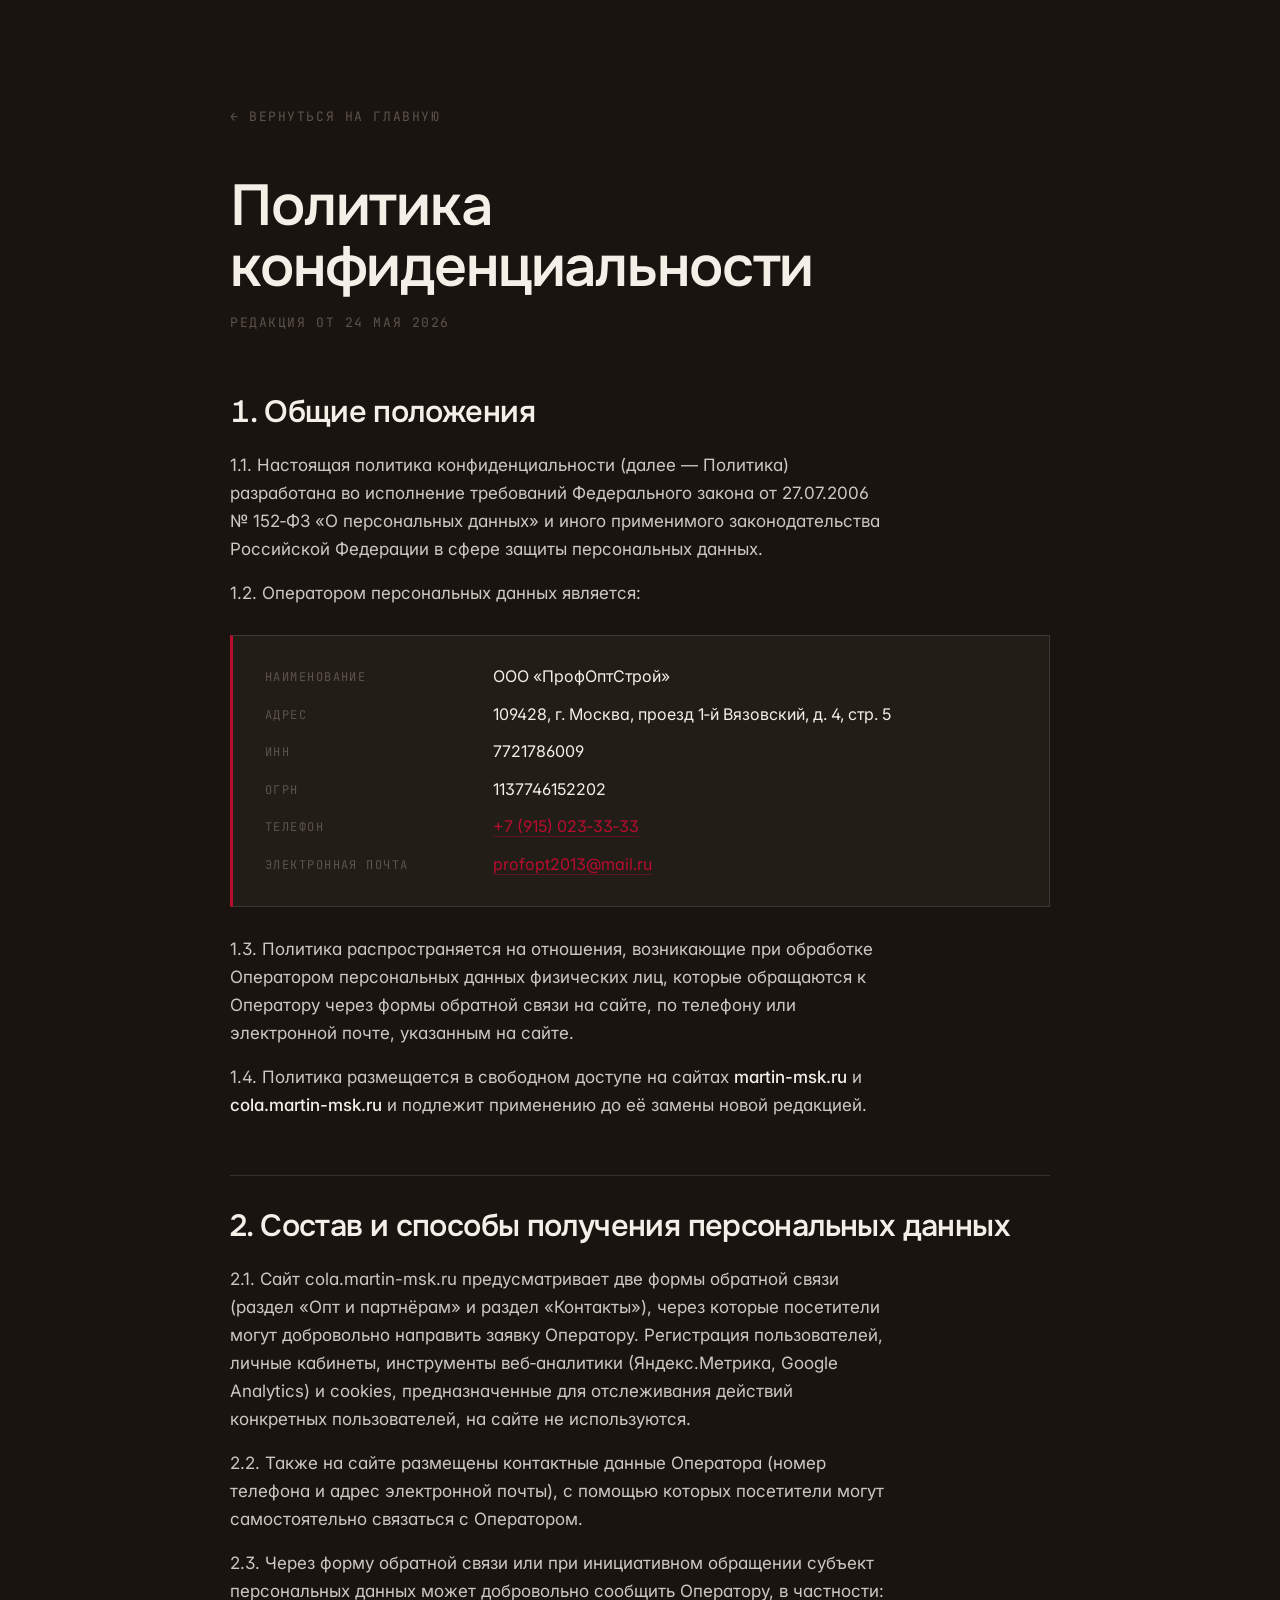
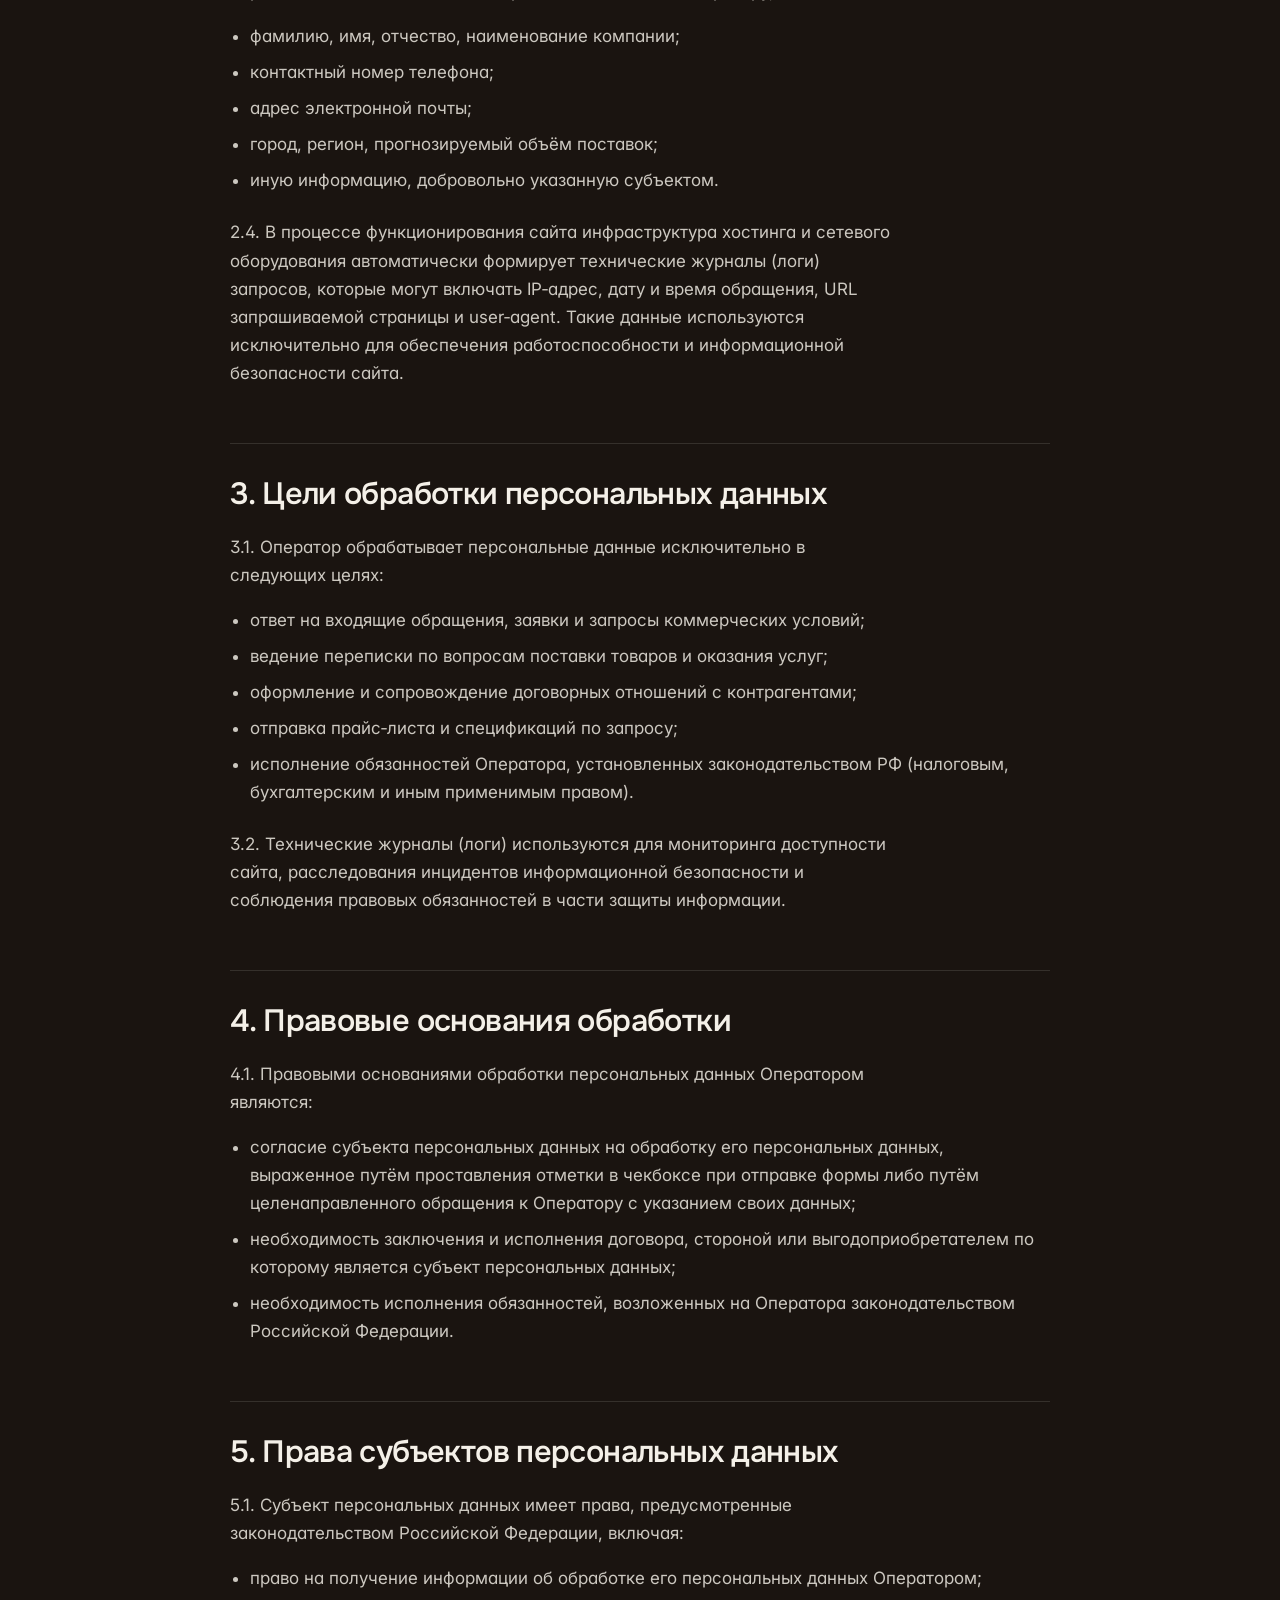
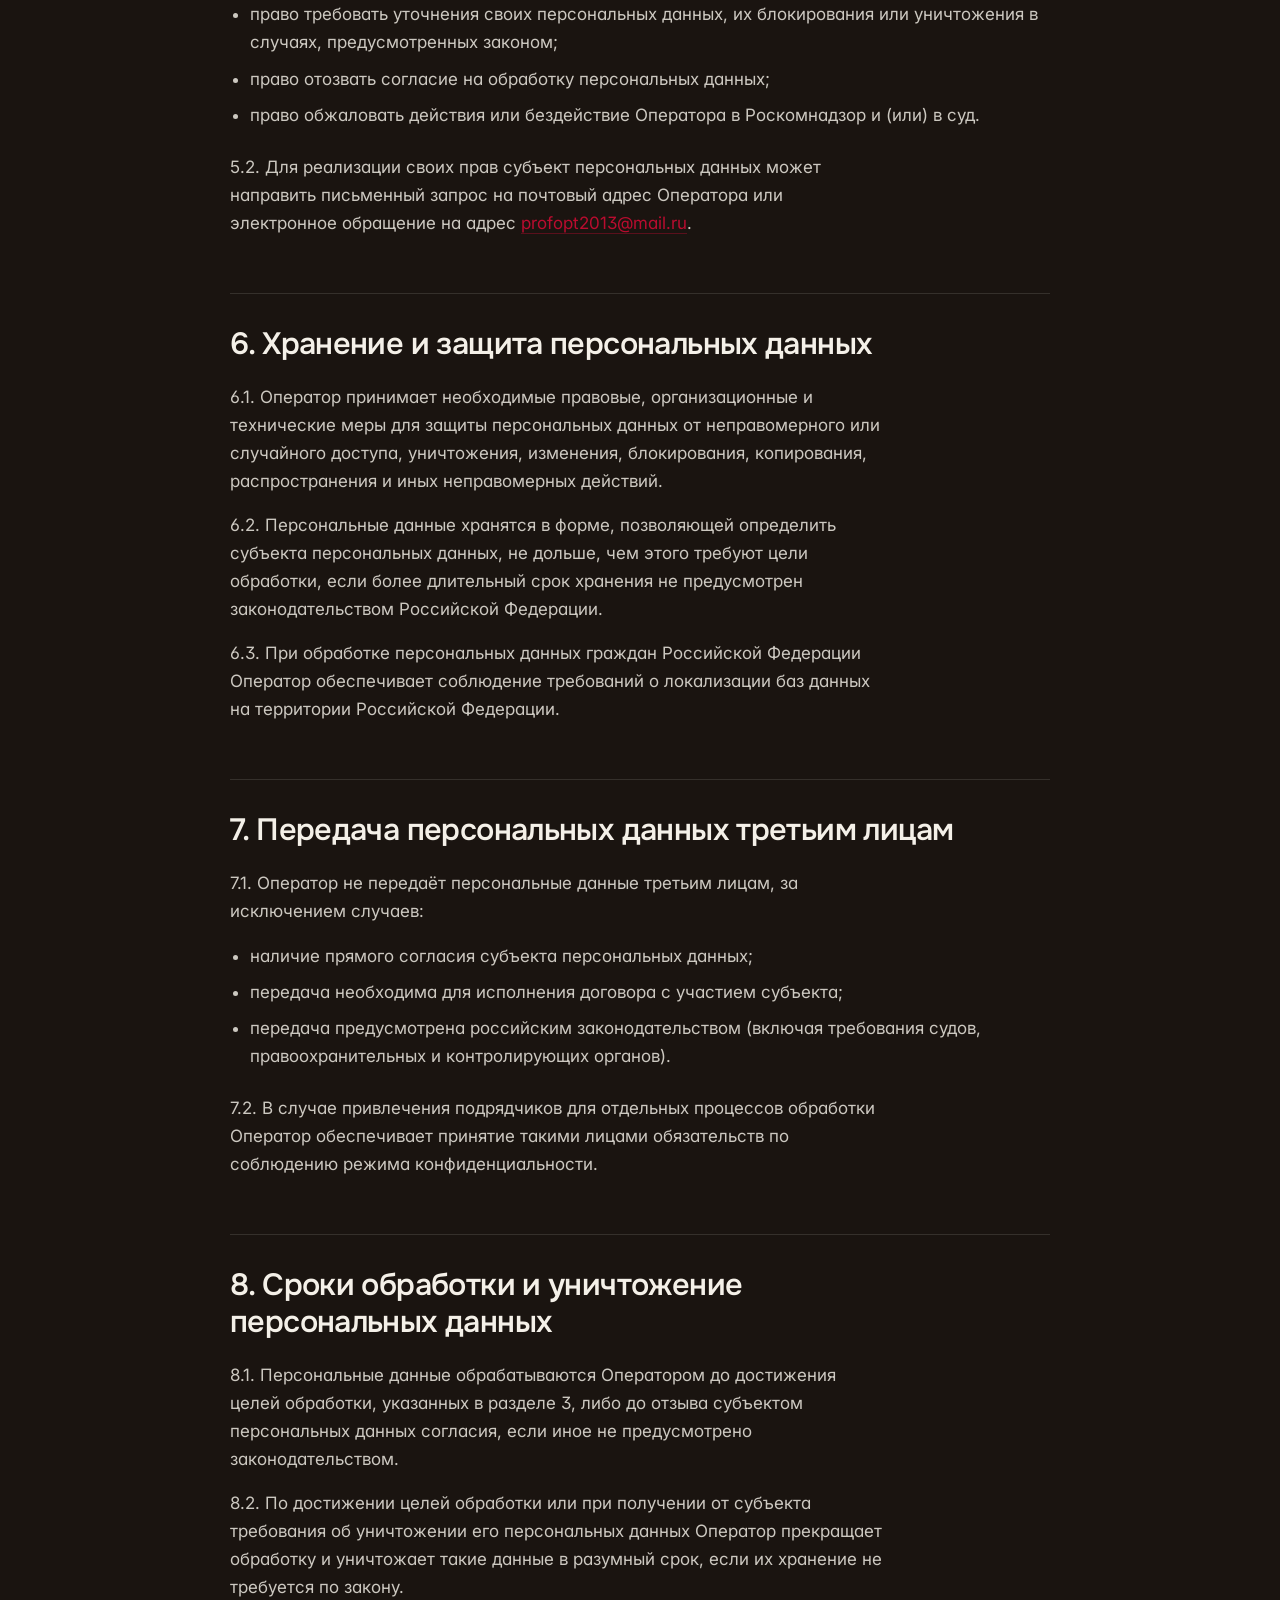
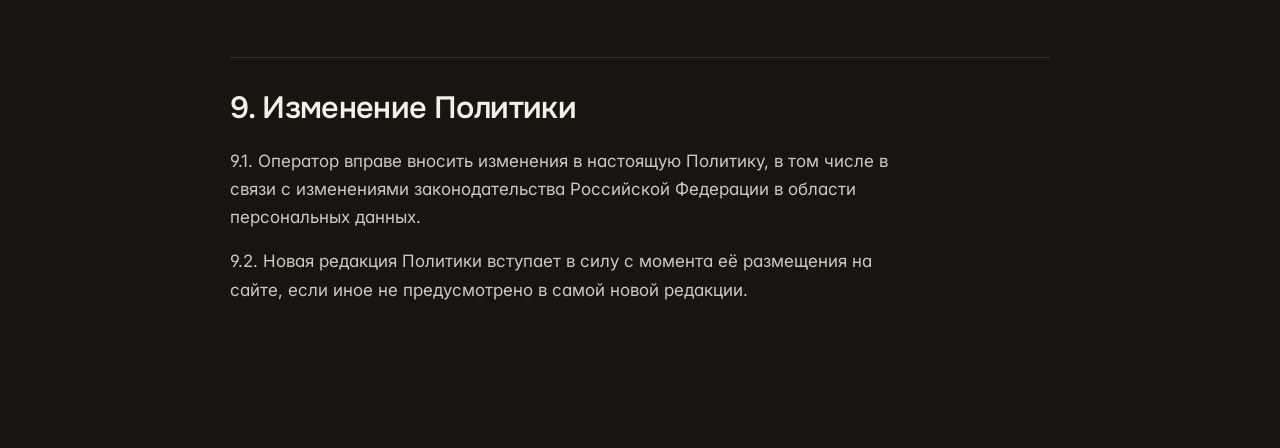
<file: privacy.html>
<!doctype html>
<html lang="ru">
<head>
<meta charset="utf-8">
<meta name="viewport" content="width=device-width, initial-scale=1">
<title>Политика конфиденциальности · MARTIN-MSK</title>
<meta name="description" content="Политика обработки персональных данных ООО «ПрофОптСтрой» (сайт cola.martin-msk.ru) в соответствии с 152-ФЗ.">
<meta name="robots" content="index, follow">
<link rel="canonical" href="https://cola.martin-msk.ru/privacy.html">

<link rel="icon" href="/favicon.ico" sizes="any">
<link rel="apple-touch-icon" href="/apple-touch-icon.png">

<link rel="preconnect" href="https://fonts.googleapis.com">
<link rel="preconnect" href="https://fonts.gstatic.com" crossorigin>
<link href="https://fonts.googleapis.com/css2?family=Onest:wght@300..800&family=Inter:wght@400;500&family=JetBrains+Mono:wght@400;500&display=swap" rel="stylesheet">

<link rel="stylesheet" href="styles.css">

<style>
  .privacy-page {
    background: var(--ink);
    color: var(--paper);
    min-height: 100vh;
    padding: clamp(60px, 8vw, 120px) var(--gut) clamp(80px, 10vw, 160px);
  }
  .privacy-page__inner {
    max-width: 820px;
    margin: 0 auto;
  }
  .privacy-page .back {
    display: inline-flex;
    align-items: center;
    gap: 12px;
    font-family: var(--mono);
    font-size: 13px;
    letter-spacing: .12em;
    text-transform: uppercase;
    color: var(--ink-2);
    text-decoration: none;
    margin-bottom: 48px;
    transition: color .2s ease;
  }
  .privacy-page .back:hover { color: var(--paper); }
  .privacy-page h1 {
    font-family: var(--serif);
    font-weight: 560;
    font-size: clamp(36px, 4.5vw, 64px);
    line-height: 1.05;
    letter-spacing: -.02em;
    color: var(--paper);
    margin: 0 0 16px;
  }
  .privacy-page .updated {
    font-family: var(--mono);
    font-size: 13px;
    letter-spacing: .12em;
    text-transform: uppercase;
    color: var(--ink-2);
    margin-bottom: 60px;
  }
  .privacy-page h2 {
    font-family: var(--serif);
    font-weight: 560;
    font-size: clamp(22px, 2.4vw, 32px);
    line-height: 1.2;
    color: var(--paper);
    margin: 56px 0 20px;
    padding-top: 32px;
    border-top: 1px solid rgba(244,240,232,.12);
  }
  .privacy-page h2:first-of-type { border-top: 0; padding-top: 0; margin-top: 0; }
  .privacy-page p, .privacy-page li {
    font-family: var(--sans);
    font-size: 17px;
    line-height: 1.65;
    color: rgba(244,240,232,.82);
    margin: 0 0 16px;
  }
  .privacy-page ul { padding-left: 20px; margin-bottom: 24px; }
  .privacy-page li { margin-bottom: 8px; }
  .privacy-page strong { color: var(--paper); font-weight: 500; }
  .privacy-page .org-card {
    background: rgba(244,240,232,.04);
    border: 1px solid rgba(244,240,232,.12);
    border-left: 3px solid var(--bordeaux);
    padding: 28px 32px;
    margin: 28px 0;
    font-size: 16px;
  }
  .privacy-page .org-card dl { display: grid; grid-template-columns: 200px 1fr; gap: 12px 28px; margin: 0; }
  .privacy-page .org-card dt {
    font-family: var(--mono);
    font-size: 12px;
    letter-spacing: .12em;
    text-transform: uppercase;
    color: var(--ink-2);
    padding-top: 4px;
  }
  .privacy-page .org-card dd { margin: 0; font-family: var(--sans); font-size: 16px; }
  .privacy-page a.link { color: var(--bordeaux); text-decoration: none; border-bottom: 1px solid rgba(186,12,47,.4); }
  .privacy-page a.link:hover { border-bottom-color: var(--bordeaux); }
  @media (max-width: 700px) {
    .privacy-page .org-card dl { grid-template-columns: 1fr; gap: 6px 0; }
    .privacy-page .org-card dd { margin-bottom: 12px; }
  }
</style>
</head>
<body>

<a class="skip-link" href="#privacy-content">Перейти к содержимому</a>

<main class="privacy-page" id="privacy-content">
  <div class="privacy-page__inner">

    <a class="back" href="/">← Вернуться на главную</a>

    <h1>Политика конфиденциальности</h1>
    <div class="updated">Редакция от 24 мая 2026</div>

    <h2>1. Общие положения</h2>
    <p>1.1. Настоящая политика конфиденциальности (далее — Политика) разработана во исполнение требований Федерального закона от 27.07.2006 № 152‑ФЗ «О персональных данных» и иного применимого законодательства Российской Федерации в сфере защиты персональных данных.</p>
    <p>1.2. Оператором персональных данных является:</p>

    <div class="org-card">
      <dl>
        <dt>Наименование</dt><dd>ООО «ПрофОптСтрой»</dd>
        <dt>Адрес</dt><dd>109428, г. Москва, проезд 1‑й Вязовский, д. 4, стр. 5</dd>
        <dt>ИНН</dt><dd>7721786009</dd>
        <dt>ОГРН</dt><dd>1137746152202</dd>
        <dt>Телефон</dt><dd><a class="link" href="tel:+79150233333">+7 (915) 023‑33‑33</a></dd>
        <dt>Электронная почта</dt><dd><a class="link" href="mailto:profopt2013@mail.ru">profopt2013@mail.ru</a></dd>
      </dl>
    </div>

    <p>1.3. Политика распространяется на отношения, возникающие при обработке Оператором персональных данных физических лиц, которые обращаются к Оператору через формы обратной связи на сайте, по телефону или электронной почте, указанным на сайте.</p>
    <p>1.4. Политика размещается в свободном доступе на сайтах <strong>martin-msk.ru</strong> и <strong>cola.martin-msk.ru</strong> и подлежит применению до её замены новой редакцией.</p>

    <h2>2. Состав и способы получения персональных данных</h2>
    <p>2.1. Сайт cola.martin-msk.ru предусматривает две формы обратной связи (раздел «Опт и партнёрам» и раздел «Контакты»), через которые посетители могут добровольно направить заявку Оператору. Регистрация пользователей, личные кабинеты, инструменты веб‑аналитики (Яндекс.Метрика, Google Analytics) и cookies, предназначенные для отслеживания действий конкретных пользователей, на сайте не используются.</p>
    <p>2.2. Также на сайте размещены контактные данные Оператора (номер телефона и адрес электронной почты), с помощью которых посетители могут самостоятельно связаться с Оператором.</p>
    <p>2.3. Через форму обратной связи или при инициативном обращении субъект персональных данных может добровольно сообщить Оператору, в частности:</p>
    <ul>
      <li>фамилию, имя, отчество, наименование компании;</li>
      <li>контактный номер телефона;</li>
      <li>адрес электронной почты;</li>
      <li>город, регион, прогнозируемый объём поставок;</li>
      <li>иную информацию, добровольно указанную субъектом.</li>
    </ul>
    <p>2.4. В процессе функционирования сайта инфраструктура хостинга и сетевого оборудования автоматически формирует технические журналы (логи) запросов, которые могут включать IP‑адрес, дату и время обращения, URL запрашиваемой страницы и user‑agent. Такие данные используются исключительно для обеспечения работоспособности и информационной безопасности сайта.</p>

    <h2>3. Цели обработки персональных данных</h2>
    <p>3.1. Оператор обрабатывает персональные данные исключительно в следующих целях:</p>
    <ul>
      <li>ответ на входящие обращения, заявки и запросы коммерческих условий;</li>
      <li>ведение переписки по вопросам поставки товаров и оказания услуг;</li>
      <li>оформление и сопровождение договорных отношений с контрагентами;</li>
      <li>отправка прайс‑листа и спецификаций по запросу;</li>
      <li>исполнение обязанностей Оператора, установленных законодательством РФ (налоговым, бухгалтерским и иным применимым правом).</li>
    </ul>
    <p>3.2. Технические журналы (логи) используются для мониторинга доступности сайта, расследования инцидентов информационной безопасности и соблюдения правовых обязанностей в части защиты информации.</p>

    <h2>4. Правовые основания обработки</h2>
    <p>4.1. Правовыми основаниями обработки персональных данных Оператором являются:</p>
    <ul>
      <li>согласие субъекта персональных данных на обработку его персональных данных, выраженное путём проставления отметки в чекбоксе при отправке формы либо путём целенаправленного обращения к Оператору с указанием своих данных;</li>
      <li>необходимость заключения и исполнения договора, стороной или выгодоприобретателем по которому является субъект персональных данных;</li>
      <li>необходимость исполнения обязанностей, возложенных на Оператора законодательством Российской Федерации.</li>
    </ul>

    <h2>5. Права субъектов персональных данных</h2>
    <p>5.1. Субъект персональных данных имеет права, предусмотренные законодательством Российской Федерации, включая:</p>
    <ul>
      <li>право на получение информации об обработке его персональных данных Оператором;</li>
      <li>право требовать уточнения своих персональных данных, их блокирования или уничтожения в случаях, предусмотренных законом;</li>
      <li>право отозвать согласие на обработку персональных данных;</li>
      <li>право обжаловать действия или бездействие Оператора в Роскомнадзор и (или) в суд.</li>
    </ul>
    <p>5.2. Для реализации своих прав субъект персональных данных может направить письменный запрос на почтовый адрес Оператора или электронное обращение на адрес <a class="link" href="mailto:profopt2013@mail.ru">profopt2013@mail.ru</a>.</p>

    <h2>6. Хранение и защита персональных данных</h2>
    <p>6.1. Оператор принимает необходимые правовые, организационные и технические меры для защиты персональных данных от неправомерного или случайного доступа, уничтожения, изменения, блокирования, копирования, распространения и иных неправомерных действий.</p>
    <p>6.2. Персональные данные хранятся в форме, позволяющей определить субъекта персональных данных, не дольше, чем этого требуют цели обработки, если более длительный срок хранения не предусмотрен законодательством Российской Федерации.</p>
    <p>6.3. При обработке персональных данных граждан Российской Федерации Оператор обеспечивает соблюдение требований о локализации баз данных на территории Российской Федерации.</p>

    <h2>7. Передача персональных данных третьим лицам</h2>
    <p>7.1. Оператор не передаёт персональные данные третьим лицам, за исключением случаев:</p>
    <ul>
      <li>наличие прямого согласия субъекта персональных данных;</li>
      <li>передача необходима для исполнения договора с участием субъекта;</li>
      <li>передача предусмотрена российским законодательством (включая требования судов, правоохранительных и контролирующих органов).</li>
    </ul>
    <p>7.2. В случае привлечения подрядчиков для отдельных процессов обработки Оператор обеспечивает принятие такими лицами обязательств по соблюдению режима конфиденциальности.</p>

    <h2>8. Сроки обработки и уничтожение персональных данных</h2>
    <p>8.1. Персональные данные обрабатываются Оператором до достижения целей обработки, указанных в разделе 3, либо до отзыва субъектом персональных данных согласия, если иное не предусмотрено законодательством.</p>
    <p>8.2. По достижении целей обработки или при получении от субъекта требования об уничтожении его персональных данных Оператор прекращает обработку и уничтожает такие данные в разумный срок, если их хранение не требуется по закону.</p>

    <h2>9. Изменение Политики</h2>
    <p>9.1. Оператор вправе вносить изменения в настоящую Политику, в том числе в связи с изменениями законодательства Российской Федерации в области персональных данных.</p>
    <p>9.2. Новая редакция Политики вступает в силу с момента её размещения на сайте, если иное не предусмотрено в самой новой редакции.</p>

  </div>
</main>

</body>
</html>
</file>
<file: styles.css>
/* =========================================================================
   КОЛА ОТ МАРТИНА — Editorial landing
   ========================================================================= */

:root {
  --paper:        #F4F0E8;
  --paper-alt:    #EBE5D6;
  --hairline:     #E2DDD2;
  --ink:          #1A1410;
  --ink-2:        #5C534A;
  /* Фирменные цвета бренда «Мартин» (брендбук): красный Pantone 200, золото Pantone 874 */
  --bordeaux:        #BA0C2F;
  --bordeaux-2:      #8C0A24;
  /* Брайтер-вариант для тёмного фона — даёт контраст ≥ 4.5:1 (AA) */
  --bordeaux-bright: #E8143A;
  --gold:            #8B6F4E;
  --paper-warm:      #EFE9DA;

  /* --serif: исторически Fraunces, теперь современный гротеск Onest */
  --serif:   "Onest", "Inter", -apple-system, BlinkMacSystemFont, sans-serif;
  /* --display: тот же Onest, но семантически — для крупных цифр и кнопок */
  --display: "Onest", "Inter", -apple-system, BlinkMacSystemFont, sans-serif;
  --sans:    "Inter", "Söhne", -apple-system, BlinkMacSystemFont, "Helvetica Neue", sans-serif;
  --mono:    "JetBrains Mono", ui-monospace, "SFMono-Regular", Menlo, monospace;

  --gut: clamp(20px, 4vw, 72px);
  --col: 12;

  --t-fast: 240ms;
  --t-base: 480ms;
  --t-slow: 900ms;
  --ease:   cubic-bezier(.22,.61,.36,1);
}

/* Тёмная тема — бывшие светлые секции переопределяют палитру локально (каскад) */
.well, .process, .formats, .press, .partners, .contact, .footer {
  --paper:      #17120E;
  --paper-alt:  #1E1813;
  --paper-warm: #1B1510;
  --hairline:   #2E2820;
  --ink:        #F4F0E8;
  --ink-2:      #A89C88;
  /* Перебиваем --bordeaux ярким вариантом — обычный #BA0C2F даёт контраст 2.76:1, не AA */
  --bordeaux:   #E8143A;
}

* { box-sizing: border-box; }
html, body { margin: 0; padding: 0; }
html { -webkit-font-smoothing: antialiased; -moz-osx-font-smoothing: grayscale; }

body {
  background: #17120E;
  color: #F4F0E8;
  font-family: var(--sans);
  font-size: 17px;
  line-height: 1.6;
  font-feature-settings: "ss01", "cv11", "tnum" 0;
  overflow-x: clip;
}

/* Subtle paper grain across the entire document */
body::before {
  content: "";
  display: none; /* грейн убран: тёмной теме не нужен + дорогой fullscreen blend */
  position: fixed;
  inset: 0;
  pointer-events: none;
  z-index: 1;
  background-image: url("data:image/svg+xml;utf8,<svg xmlns='http://www.w3.org/2000/svg' width='240' height='240'><filter id='n'><feTurbulence type='fractalNoise' baseFrequency='0.9' numOctaves='2' stitchTiles='stitch'/><feColorMatrix values='0 0 0 0 0.1  0 0 0 0 0.08  0 0 0 0 0.06  0 0 0 0.06 0'/></filter><rect width='100%' height='100%' filter='url(%23n)'/></svg>");
  opacity: .4;
  mix-blend-mode: overlay;
}

img, svg, video { display: block; max-width: 100%; }

a { color: inherit; text-decoration: none; }

/* =========================================================================
   TYPOGRAPHY
   ========================================================================= */

.serif { font-family: var(--serif); }
.mono  { font-family: var(--mono); letter-spacing: .08em; text-transform: uppercase; font-size: 12px; }

/* Visually hidden, доступно для AT и поисковиков (WCAG/SEO) */
.sr-only,
.visually-hidden {
  position: absolute !important;
  width: 1px; height: 1px;
  padding: 0; margin: -1px;
  overflow: hidden;
  clip: rect(0, 0, 0, 0);
  white-space: nowrap;
  border: 0;
}
.skip-link {
  position: absolute;
  left: 0; top: 0;
  transform: translateY(-150%);
  background: var(--bordeaux);
  color: #fff;
  padding: 12px 24px;
  z-index: 9999;
  font-family: var(--mono);
  font-size: 14px;
  text-decoration: none;
  transition: transform .2s ease;
}
.skip-link:focus { transform: translateY(0); }

/* Consent checkbox в формах */
.form__consent { margin: 8px 0 6px; }
.consent {
  display: flex;
  align-items: flex-start;
  gap: 12px;
  cursor: pointer;
  user-select: none;
  font-family: var(--sans);
  font-size: 14px;
  line-height: 1.5;
  color: var(--ink-2);
}
.consent input[type="checkbox"] {
  appearance: none;
  -webkit-appearance: none;
  width: 18px;
  height: 18px;
  margin: 2px 0 0;
  flex: 0 0 18px;
  border: 1.5px solid var(--ink-2);
  border-radius: 3px;
  background: transparent;
  cursor: pointer;
  position: relative;
  transition: border-color .2s ease, background .2s ease;
}
.consent input[type="checkbox"]:checked {
  background: var(--bordeaux);
  border-color: var(--bordeaux);
}
.consent input[type="checkbox"]:checked::after {
  content: "";
  position: absolute;
  left: 4px; top: 0;
  width: 6px; height: 11px;
  border-right: 2px solid #fff;
  border-bottom: 2px solid #fff;
  transform: rotate(45deg);
}
.consent input[type="checkbox"]:focus-visible {
  outline: 2px solid var(--bordeaux);
  outline-offset: 2px;
}
.consent input[type="checkbox"]:invalid {
  border-color: rgba(186,12,47,.6);
}
.consent a {
  color: var(--bordeaux);
  text-decoration: none;
  border-bottom: 1px solid rgba(186,12,47,.4);
}
.consent a:hover { border-bottom-color: var(--bordeaux); }

/* Form success state */
.form.form--sent { position: relative; opacity: 0.5; pointer-events: none; }
.form-success {
  margin-top: 24px;
  padding: 24px 28px;
  background: rgba(186,12,47,.08);
  border: 1px solid var(--bordeaux);
  border-left-width: 3px;
  font-family: var(--sans);
  font-size: 16px;
  line-height: 1.5;
  color: var(--ink);
}
.form-success strong { color: var(--bordeaux); display: block; margin-bottom: 6px; font-weight: 500; }
.form-error {
  margin-top: 24px;
  padding: 16px 22px;
  background: rgba(186,12,47,.08);
  border: 1px solid rgba(186,12,47,.5);
  color: var(--bordeaux);
  font-size: 14px;
}

.eyebrow {
  font-family: var(--mono);
  font-size: 12px;
  letter-spacing: .18em;
  text-transform: uppercase;
  color: var(--ink-2);
  font-weight: 500;
}
.eyebrow .dot {
  display: inline-block;
  width: 4px; height: 4px;
  background: var(--bordeaux);
  border-radius: 50%;
  vertical-align: middle;
  margin: 0 .6em;
  transform: translateY(-2px);
}

h1, h2, h3, h4 {
  font-family: var(--serif);
  font-weight: 600;
  letter-spacing: -.02em;
  margin: 0;
  text-wrap: balance;
  font-feature-settings: "ss01", "lnum";
}

.h-display {
  font-family: var(--serif);
  font-weight: 520;
  font-size: clamp(54px, 9.2vw, 168px);
  line-height: .96;
  letter-spacing: -.035em;
}
.h-display em { font-style: italic; font-weight: 520; color: var(--bordeaux); }

.h-section {
  font-family: var(--serif);
  font-weight: 560;
  font-size: clamp(40px, 5.4vw, 92px);
  line-height: 1.04;
  letter-spacing: -.03em;
}
.h-section em { font-style: italic; font-weight: 560; }

.lead {
  font-family: var(--serif);
  font-weight: 460;
  font-size: clamp(20px, 1.6vw, 27px);
  line-height: 1.44;
  letter-spacing: -.012em;
  color: var(--ink);
}

p { margin: 0 0 1em; max-width: 60ch; }
p.long { color: var(--ink-2); }

.tabular { font-variant-numeric: tabular-nums; }

/* =========================================================================
   LAYOUT PRIMITIVES
   ========================================================================= */

.shell {
  padding: 0 var(--gut);
}

.rule {
  height: 1px;
  background: var(--hairline);
  border: 0;
  margin: 0;
}

.section {
  padding: clamp(80px, 11vw, 180px) 0;
  position: relative;
}

.section-head {
  display: grid;
  grid-template-columns: 1fr auto;
  align-items: end;
  gap: 24px;
  padding-bottom: 28px;
  border-bottom: 1px solid var(--hairline);
  margin-bottom: clamp(48px, 7vw, 120px);
}
.section-head .num {
  font-family: var(--mono);
  font-size: 11px;
  letter-spacing: .18em;
  color: var(--ink-2);
}

/* Reveal-on-scroll — animated by GSAP (app.js).
   Visible by default as fallback if JS/GSAP fail to load. */
.reveal,
.reveal-img { will-change: transform, opacity; }

@media (prefers-reduced-motion: reduce) {
  .reveal, .reveal-img { opacity: 1 !important; transform: none !important; }
  html { scroll-behavior: auto !important; }
}

/* =========================================================================
   HEADER
   ========================================================================= */

.header {
  position: fixed;
  top: 0; left: 0; right: 0;
  z-index: 50;
  padding: 22px var(--gut);
  display: grid;
  grid-template-columns: auto 1fr auto;
  align-items: center;
  gap: 32px;
  color: var(--paper);
  transition: color var(--t-base) var(--ease), background var(--t-base) var(--ease), border-color var(--t-base) var(--ease);
  border-bottom: 1px solid transparent;
  mix-blend-mode: normal;
}
.header.is-light {
  color: var(--ink);
  background: rgba(244, 240, 232, 0.86);
  backdrop-filter: blur(8px);
  -webkit-backdrop-filter: blur(8px);
  border-bottom-color: var(--hairline);
}

.brand {
  display: flex;
  align-items: center;
  gap: 12px;
  font-family: var(--serif);
  font-weight: 600;
  font-size: 19px;
  letter-spacing: -.01em;
}
.brand-logo {
  height: 40px;
  width: auto;
  display: block;
  filter: drop-shadow(0 2px 6px rgba(0,0,0,.35));
}
@media (max-width: 760px) { .brand-logo { height: 34px; } }
.brand .mark {
  width: 28px; height: 28px;
  border-radius: 50%;
  border: 1.25px solid var(--gold);
  color: var(--gold);
  display: grid; place-items: center;
  font-family: var(--serif);
  font-style: italic;
  font-size: 14px;
  line-height: 1;
}
.brand-name { letter-spacing: .01em; }
.brand-sub {
  font-family: var(--mono);
  font-size: 10px;
  letter-spacing: .2em;
  text-transform: uppercase;
  opacity: .65;
  margin-left: 8px;
}

.nav {
  justify-self: center;
  display: flex;
  gap: 36px;
  font-family: var(--mono);
  font-size: 11px;
  letter-spacing: .16em;
  text-transform: uppercase;
}
.nav a {
  position: relative;
  padding: 6px 2px;
  opacity: .82;
  transition: opacity var(--t-fast) var(--ease);
}
.nav a::after {
  content: "";
  position: absolute;
  left: 0; right: 100%;
  bottom: 0;
  height: 1px;
  background: currentColor;
  transition: right var(--t-base) var(--ease);
}
.nav a:hover { opacity: 1; }
.nav a:hover::after { right: 0; }

.pill {
  display: inline-flex;
  align-items: center;
  gap: 10px;
  padding: 11px 20px 11px 22px;
  border-radius: 999px;
  border: 1px solid currentColor;
  font-family: var(--mono);
  font-size: 11px;
  letter-spacing: .16em;
  text-transform: uppercase;
  transition: background var(--t-fast) var(--ease), color var(--t-fast) var(--ease), border-color var(--t-fast) var(--ease);
}
.pill .arr {
  width: 14px; height: 1px; background: currentColor; position: relative;
}
.pill .arr::after {
  content: ""; position: absolute; right: 0; top: -3px;
  width: 7px; height: 7px; border-top: 1px solid currentColor; border-right: 1px solid currentColor;
  transform: rotate(45deg);
}
.pill:hover {
  background: var(--bordeaux);
  color: var(--paper);
  border-color: var(--bordeaux);
}

@media (max-width: 800px) {
  .nav { display: none; }
  .header { grid-template-columns: 1fr auto; }
  .brand-sub { display: none; }
}

/* =========================================================================
   1. HERO
   ========================================================================= */

.hero {
  position: relative;
  min-height: 100vh;
  background: var(--ink);
  color: var(--paper);
  overflow: hidden;
  padding: 0;
  display: flex;
  align-items: flex-end;
}
.hero__media {
  position: absolute;
  inset: 0;
  z-index: 1;
}
.hero__media .stage {
  position: absolute;
  inset: 0;
  background:
    radial-gradient(ellipse 90% 60% at 62% 58%, rgba(186, 12, 47, 0.16), transparent 65%),
    radial-gradient(ellipse 60% 75% at 30% 30%, rgba(244, 240, 232, .04), transparent 70%),
    linear-gradient(180deg, #14100D 0%, #1A1410 55%, #0F0B08 100%);
}
.hero__media .floor {
  position: absolute;
  left: 0; right: 0; bottom: 0;
  height: 38%;
  background:
    linear-gradient(180deg, transparent 0%, rgba(0,0,0,.55) 100%),
    repeating-linear-gradient(92deg, rgba(255,255,255,.012) 0 2px, transparent 2px 7px);
}
.hero__media .grain {
  position: absolute; inset: 0;
  background-image: url("data:image/svg+xml;utf8,<svg xmlns='http://www.w3.org/2000/svg' width='260' height='260'><filter id='n'><feTurbulence type='fractalNoise' baseFrequency='0.85' numOctaves='2'/></filter><rect width='100%' height='100%' filter='url(%23n)' opacity='0.45'/></svg>");
  opacity: .05;
}

/* Bottle silhouette (placeholder for documentary still) */
.bottle {
  position: absolute;
  left: 56%;
  bottom: 0;
  transform: translateX(-50%);
  width: clamp(220px, 30vw, 460px);
  height: 88%;
  z-index: 2;
}
.bottle model-viewer {
  width: 100%; height: 100%;
  background: transparent;
  --poster-color: transparent;
}
.hero__placeholder-tag {
  position: absolute;
  left: calc(56% + 12vw);
  bottom: 12%;
  font-family: var(--mono);
  font-size: 10px;
  letter-spacing: .2em;
  text-transform: uppercase;
  color: rgba(244,240,232,.42);
  z-index: 3;
  max-width: 180px;
  line-height: 1.5;
}
.hero__placeholder-tag::before {
  content: "";
  display: inline-block;
  width: 24px; height: 1px;
  background: currentColor;
  vertical-align: middle;
  margin-right: 10px;
  transform: translateY(-2px);
}

.hero__copy {
  position: relative;
  z-index: 4;
  width: 100%;
  padding: 0 var(--gut) clamp(48px, 7vw, 110px);
  display: grid;
  grid-template-columns: 1fr 1fr;
  align-items: end;
  gap: var(--gut);
}
.hero__copy .left {
  max-width: 720px;
}
.hero__eyebrow {
  display: flex;
  align-items: center;
  gap: 14px;
  color: rgba(244,240,232,.7);
  margin-bottom: 28px;
}
.hero__eyebrow .line {
  width: 56px; height: 1px; background: currentColor;
}
.hero__medal {
  position: absolute;
  right: 3.5vw;
  top: 50%;
  transform: translateY(-50%);
  z-index: 5;
  width: clamp(200px, 22vw, 320px);
  display: flex;
  flex-direction: column;
  align-items: center;
  gap: 14px;
  pointer-events: none;
}
.hero__medal img {
  width: 100%;
  height: auto;
  display: block;
  border-radius: 50%;
  filter:
    drop-shadow(0 24px 48px rgba(0,0,0,.6))
    drop-shadow(0 0 32px rgba(186,12,47,.22));
  animation: medal-float 6.5s ease-in-out infinite;
}
@keyframes medal-float {
  0%, 100% { transform: translateY(0); }
  50%      { transform: translateY(-8px); }
}
.hero__medal-cap {
  display: flex;
  align-items: center;
  gap: 10px;
  font-family: var(--mono);
  font-size: 10px;
  letter-spacing: .12em;
  text-transform: uppercase;
  color: rgba(201,168,119,.75);
  max-width: 280px;
  text-align: center;
  line-height: 1.4;
}
.hero__medal-cap .line {
  flex-shrink: 0;
  width: 18px;
  height: 1px;
  background: rgba(201,168,119,.4);
}
@media (max-width: 1100px) {
  .hero__medal { right: 2.5vw; width: clamp(160px, 20vw, 220px); }
  .hero__medal-cap { font-size: 9px; max-width: 200px; }
}
@media (max-width: 800px) {
  .hero__medal {
    position: static;
    transform: none;
    width: clamp(140px, 38vw, 200px);
    /* margin-top отступает от низа bottle (bottle через overflow:visible
       выходит за .hero__media на ~30-50px) — медаль не наезжает на бутылку */
    margin: 64px auto 32px;
    order: 3;
  }
  /* Подпись под медалью — без декоративной линии слева, чтобы текст был
     визуально по центру относительно круглой медали */
  .hero__medal-cap {
    font-size: 11px;
    max-width: 240px;
    justify-content: center;
  }
  .hero__medal-cap .line { display: none; }
  @keyframes medal-float { 0%,100% { transform: translateY(0); } }
}
@media (prefers-reduced-motion: reduce) {
  .hero__medal img { animation: none; }
}
.hero__head {
  color: var(--paper);
}
.hero__head .l { display: block; }
.hero__head .brand-line { color: var(--bordeaux); }
.hero__head .l:nth-child(2),
.hero__head .l:nth-child(3) {
  font-size: clamp(26px, 3.2vw, 54px);
  font-weight: 380;
  letter-spacing: -.02em;
  line-height: 1.08;
  color: rgba(244,240,232,.72);
}
.hero__head .l:nth-child(2) { margin-top: clamp(14px, 1.4vw, 28px); }
.hero__sub {
  margin-top: 28px;
  max-width: 520px;
  color: rgba(244,240,232,.78);
  font-family: var(--sans);
  font-size: clamp(15px, 1.05vw, 18px);
  line-height: 1.55;
}

.hero__meta {
  align-self: end;
  text-align: right;
  font-family: var(--mono);
  font-size: 10px;
  letter-spacing: .2em;
  text-transform: uppercase;
  color: rgba(244,240,232,.55);
  line-height: 1.9;
}
.hero__meta .row { display: flex; justify-content: flex-end; gap: 18px; }
.hero__meta .row span:first-child { opacity: .5; }

.hero__scrollcue {
  position: absolute;
  left: var(--gut);
  bottom: 24px;
  z-index: 5;
  display: flex;
  align-items: center;
  gap: 12px;
  font-family: var(--mono);
  font-size: 10px;
  letter-spacing: .22em;
  text-transform: uppercase;
  color: rgba(244,240,232,.5);
}
.hero__scrollcue .bar {
  width: 1px; height: 36px;
  background: linear-gradient(180deg, currentColor, transparent);
  animation: scrolltick 2.4s var(--ease) infinite;
  transform-origin: top;
}
@keyframes scrolltick {
  0%   { transform: scaleY(0); opacity: 0; }
  20%  { transform: scaleY(1); opacity: 1; }
  80%  { transform: scaleY(1); opacity: 1; }
  100% { transform: scaleY(0) translateY(36px); opacity: 0; }
}

.hero__corner-tl, .hero__corner-tr, .hero__corner-bl, .hero__corner-br {
  position: absolute;
  z-index: 4;
  font-family: var(--mono);
  font-size: 10px;
  letter-spacing: .22em;
  text-transform: uppercase;
  color: rgba(244,240,232,.4);
}
.hero__corner-tr { top: 120px; right: var(--gut); text-align: right; }
.hero__corner-tr .big {
  font-family: var(--serif);
  font-size: 60px;
  letter-spacing: -.02em;
  color: rgba(244,240,232,.9);
  display: block;
  margin-bottom: 4px;
  font-feature-settings: "lnum", "tnum";
}

@media (max-width: 800px) {
  /* Hero на mobile: column-stack — текст → бутылка → медаль */
  .hero {
    min-height: auto;
    display: flex;
    flex-direction: column;
    align-items: stretch;
    padding-top: 90px; /* высота шапки */
  }
  .hero__media {
    position: relative;
    inset: auto;
    height: 50vh;
    min-height: 380px;
    order: 2;
    /* overflow: hidden убран — низ 3D-бутылки выходил за пределы контейнера
       и обрезался, создавая видимую горизонтальную линию между bottle и medal */
    overflow: visible;
  }
  .hero__media .stage,
  .hero__media .floor,
  .hero__media .grain {
    position: absolute;
    inset: 0;
  }
  /* Убираем декоративные градиенты/затемнения внутри hero__media на мобильном —
     они создавали 4 видимые горизонтальные полосы (stage gradient + floor overlay
     с разными тёмными оттенками поверх единого var(--ink) фона .hero). */
  .hero__media .stage {
    background: radial-gradient(ellipse 90% 60% at 50% 70%, rgba(186,12,47,.08), transparent 70%);
  }
  .hero__media .floor { display: none; }
  .hero__media .grain { opacity: .03; }
  .bottle {
    position: absolute;
    left: 50%;
    bottom: 0;
    transform: translateX(-50%);
    width: clamp(180px, 55vw, 280px);
    height: 100%;
    opacity: 1;
  }
  .hero__copy {
    position: relative;
    z-index: 4;
    display: block;
    padding: 0 var(--gut) 32px;
    order: 1;
  }
  .hero__copy .left { max-width: 100%; }
  .hero__meta {
    display: grid;
    grid-template-columns: 1fr;
    gap: 6px;
    margin-top: 28px;
    padding-top: 22px;
    border-top: 1px solid rgba(244,240,232,.12);
  }
  .hero__meta .row {
    display: grid;
    grid-template-columns: 11ch 1fr;
    gap: 12px;
    padding: 6px 0;
    border: 0;
  }
  .hero__corner-tr { display: none; }
  .hero__scrollcue { display: none; }
}

/* =========================================================================
   2. HERITAGE
   ========================================================================= */

.heritage {
  background: var(--ink);
  color: var(--paper);
  padding: 0;
}
.heritage__pin {
  height: 100vh;
  min-height: 600px;
  position: relative;
  overflow: hidden;
}

.heritage__head {
  position: absolute;
  top: 0; left: 0; right: 0;
  z-index: 5;
  display: flex;
  justify-content: space-between;
  align-items: center;
  padding: clamp(86px, 11vh, 124px) var(--gut) 0;
}
.heritage__head .eyebrow { color: rgba(244, 240, 232, .6); }
.heritage__progress {
  display: flex;
  align-items: center;
  gap: 14px;
  font-family: var(--mono);
  font-size: 11px;
  letter-spacing: .18em;
  color: rgba(244, 240, 232, .55);
}
.hp-cur { color: var(--paper); }
.hp-bar {
  width: 88px; height: 1px;
  background: rgba(244, 240, 232, .2);
  position: relative;
}
.hp-fill {
  position: absolute; left: 0; top: 0;
  height: 100%; width: 25%;
  background: var(--bordeaux);
}

.heritage__steps { position: absolute; inset: 0; }
.hstep {
  position: absolute;
  inset: 0;
  display: grid;
  grid-template-columns: 1.1fr 0.9fr;
  align-items: center;
  gap: clamp(24px, 4vw, 70px);
  padding: 0 var(--gut);
  will-change: opacity;
}
.hstep--0 { background: radial-gradient(ellipse 70% 60% at 22% 32%, rgba(244,240,232,.06), transparent 62%), #161210; }
.hstep--1 { background: radial-gradient(ellipse 80% 70% at 72% 48%, rgba(186,12,47,.12), transparent 66%), #181210; }
.hstep--2 { background: radial-gradient(ellipse 72% 70% at 32% 64%, rgba(186,12,47,.20), transparent 62%), #1A1410; }
.hstep--3 { background: radial-gradient(ellipse 95% 85% at 60% 46%, rgba(186,12,47,.36), transparent 72%), #1C0E0C; }

.hstep__num {
  font-family: var(--serif);
  font-weight: 560;
  font-size: clamp(110px, 14vw, 240px);
  line-height: .82;
  letter-spacing: -.04em;
  color: var(--paper);
  justify-self: end;
  font-feature-settings: "lnum", "tnum";
  overflow: visible;
  max-width: 100%;
  text-align: right;
}
.hstep__num-i { white-space: nowrap; display: inline-block; }
.hstep__num-i {
  display: inline-block;
  will-change: transform;
}
.hstep__txt { max-width: 32ch; }
.hstep__label {
  font-family: var(--mono);
  font-size: 14px;
  letter-spacing: .18em;
  text-transform: uppercase;
  color: var(--bordeaux);
  margin-bottom: 18px;
}
.hstep__title {
  font-size: clamp(26px, 2.9vw, 44px);
  font-weight: 560;
  line-height: 1.08;
  color: var(--paper);
  margin-bottom: 18px;
}
.hstep__txt p {
  color: rgba(244, 240, 232, .72);
  font-size: 16px;
  margin: 0;
}

/* Fallback — без GSAP / reduced-motion: кадры стопкой */
.heritage--flat .heritage__pin { height: auto; }
.heritage--flat .heritage__progress { display: none; }
.heritage--flat .heritage__steps { position: static; }
.heritage--flat .hstep { position: static; opacity: 1 !important; min-height: 80vh; }

@media (max-width: 900px) {
  .hstep {
    grid-template-columns: 1fr;
    align-content: center;
    gap: 10px;
  }
  .hstep__num { justify-self: start; font-size: clamp(104px, 33vw, 200px); }
}

/* Photo placeholder utility */
.photo {
  position: relative;
  background: var(--paper-alt);
  overflow: hidden;
}
.photo .ph-fill {
  position: absolute; inset: 0;
  background:
    radial-gradient(ellipse 60% 50% at 40% 55%, rgba(186,12,47,.18), transparent 65%),
    repeating-linear-gradient(135deg, rgba(255,255,255,.03) 0 1px, transparent 1px 12px),
    linear-gradient(180deg, #221B14 0%, #14100C 100%);
}
.photo .ph-fill.dark {
  background:
    radial-gradient(ellipse 60% 50% at 40% 60%, rgba(186,12,47,.18), transparent 65%),
    repeating-linear-gradient(135deg, rgba(255,255,255,.025) 0 1px, transparent 1px 12px),
    linear-gradient(180deg, #1F1813 0%, #100A07 100%);
}
.photo .ph-grain {
  display: none; /* зерно убрано: тёмная тема + дорогой blend */
  position: absolute; inset: 0;
  background-image: url("data:image/svg+xml;utf8,<svg xmlns='http://www.w3.org/2000/svg' width='240' height='240'><filter id='n'><feTurbulence type='fractalNoise' baseFrequency='0.9' numOctaves='2'/></filter><rect width='100%' height='100%' filter='url(%23n)' opacity='0.5'/></svg>");
  mix-blend-mode: screen;
  opacity: .2;
}
.photo .ph-tag {
  position: absolute;
  left: 16px; bottom: 14px;
  font-family: var(--mono);
  font-size: 10px;
  letter-spacing: .2em;
  text-transform: uppercase;
  color: rgba(244,240,232,.55);
}
.photo .ph-fill.dark + .ph-tag,
.photo.dark .ph-tag { color: rgba(244,240,232,.55); }
.photo .ph-caption-tl {
  position: absolute;
  left: 16px; top: 14px;
  font-family: var(--mono);
  font-size: 10px;
  letter-spacing: .2em;
  text-transform: uppercase;
  color: rgba(244,240,232,.5);
}
.photo img {
  position: absolute;
  inset: 0;
  width: 100%;
  height: 100%;
  object-fit: cover;
}

/* Inline SVG-composition внутри .photo для секции производства */
.photo .proc-svg {
  position: absolute;
  inset: 0;
  width: 100%;
  height: 100%;
  display: block;
  background:
    radial-gradient(ellipse 60% 50% at 50% 55%, rgba(186,12,47,.10), transparent 70%),
    linear-gradient(180deg, #1F1813 0%, #100A07 100%);
}
.proc-svg .px-stroke { stroke: rgba(244,240,232,.55); fill: none; stroke-linecap: round; }
.proc-svg .px-stroke-faint { stroke: rgba(244,240,232,.18); fill: none; }
.proc-svg .px-fill-paper { fill: rgba(244,240,232,.92); }
.proc-svg .px-fill-paper-mid { fill: rgba(244,240,232,.45); }
.proc-svg .px-fill-bordeaux { fill: var(--bordeaux); }
.proc-svg .px-stroke-bordeaux { stroke: var(--bordeaux); fill: none; stroke-linecap: round; }
.proc-svg .px-label {
  font-family: var(--mono);
  font-size: 8.5px;
  letter-spacing: .12em;
  text-transform: uppercase;
  fill: rgba(244,240,232,.45);
}
.proc-svg .px-label-accent { fill: var(--bordeaux); }
.proc-svg .px-flow {
  fill: none;
  stroke: rgba(244,240,232,.35);
  stroke-width: 1.4;
  stroke-dasharray: 4 6;
}

/* =========================================================================
   3. ИСТОЧНИК / THE WELL
   ========================================================================= */

.well { background: var(--paper); }
.well__grid {
  display: grid;
  grid-template-columns: 1fr 1.05fr;
  gap: clamp(48px, 7vw, 120px);
  align-items: start;
}
/* На десктопе wrap прозрачный — диаграмма остаётся прямым грид-айтемом .well__grid,
   sticky работает как раньше */
.well__diagram-wrap { display: contents; }
.well__diagram {
  position: sticky;
  top: 100px;
  height: calc(100vh - 140px);
  max-height: 780px;
  background: var(--paper-warm);
  border: 1px solid var(--hairline);
  padding: 20px;
}
.well__diagram svg { width: 100%; height: 100%; }
.well__copy { padding-bottom: clamp(260px, 48vh, 600px); }

.well__numwrap {
  display: grid;
  grid-template-columns: auto 1fr;
  gap: clamp(20px, 3vw, 40px);
  align-items: end;
  padding: 36px 0;
  border-top: 1px solid var(--hairline);
  border-bottom: 1px solid var(--hairline);
  margin: 36px 0 48px;
}
.well__num {
  font-family: var(--serif);
  font-weight: 520;
  font-size: clamp(140px, 18vw, 320px);
  line-height: .82;
  letter-spacing: -.05em;
  color: var(--ink);
  font-feature-settings: "lnum", "tnum";
}
.well__num sup {
  font-size: .22em;
  font-family: var(--mono);
  font-weight: 500;
  letter-spacing: .12em;
  vertical-align: top;
  margin-left: .08em;
  color: var(--bordeaux);
  top: .25em;
  position: relative;
}
.well__numlabel {
  font-family: var(--mono);
  font-size: 14px;
  letter-spacing: .14em;
  text-transform: uppercase;
  color: var(--ink-2);
  padding-bottom: 16px;
  line-height: 1.55;
  max-width: 22ch;
  line-height: 1.6;
}
.well__numlabel strong { color: var(--ink); display: block; font-weight: 500; margin-bottom: 6px; }

.well__passport {
  margin-top: 56px;
  border-top: 1px solid var(--hairline);
  padding-top: 18px;
}
.well__passport-title {
  font-family: var(--mono);
  font-size: 11px;
  letter-spacing: .2em;
  text-transform: uppercase;
  color: var(--ink-2);
  margin-bottom: 22px;
}
.well__passport-grid {
  display: grid;
  grid-template-columns: 1fr 1fr;
  gap: 18px 36px;
}
.well__passport-row {
  display: grid;
  grid-template-columns: 1fr auto;
  gap: 12px;
  align-items: baseline;
  font-family: var(--mono);
  font-size: 11px;
  letter-spacing: .1em;
  color: var(--ink-2);
  padding-bottom: 10px;
  border-bottom: 1px dotted var(--hairline);
}
.well__passport-row .v { color: var(--ink); font-feature-settings: "tnum"; letter-spacing: .04em; }

@media (max-width: 900px) {
  .well__grid { grid-template-columns: 1fr; }
  /* Grid items по умолчанию min-width: auto и не сжимаются меньше min-content;
     SVG в .well__diagram имеет intrinsic ~450px и раздувал колонку → текст h2 тоже растягивался.
     min-width: 0 разрешает сжатие до 1fr-трека. */
  .well__grid > * { min-width: 0; }
  /* Обёртка задаёт скролл-бюджет ~220svh — диаграмма sticky внутри.
     Пока wrap проходит через viewport, диаграмма пинится у верха.
     Когда wrap кончается → диаграмма отпускается и текст начинает скроллиться нормально. */
  .well__diagram-wrap {
    display: block;
    height: 220svh;
    margin-bottom: 48px;
  }
  .well__diagram {
    position: sticky;
    top: 80px;
    height: calc(100svh - 100px);
    max-height: 720px;
    z-index: 2;
    background: var(--paper-warm);
  }
  .well__diagram svg { max-width: 100%; height: auto; }
  /* На десктопе .well__copy имеет padding-bottom clamp(260, 48vh, 600) —
     это компенсация под sticky-диаграмму. На мобильном sticky выполняется
     отдельным .well__diagram-wrap, поэтому нижний отступ не нужен. */
  .well__copy { padding-bottom: 0; }
  /* «240м» и «Глубина скважины…» — в столбик, текст под цифрой */
  .well__numwrap { grid-template-columns: 1fr; gap: 8px; }
  .well__num { font-size: clamp(120px, 38vw, 180px); }
  .well__numlabel { padding-bottom: 0; }
  .well__passport-grid { grid-template-columns: 1fr; }
}

/* =========================================================================
   4. SOURCE TO BOTTLE — production photo essay
   ========================================================================= */

.process { background: var(--paper-alt); }
.process__grid {
  display: grid;
  grid-template-columns: 1fr 1.4fr;
  gap: clamp(48px, 7vw, 140px);
  align-items: start;
}
.process__sticky {
  position: sticky;
  top: 140px;
  display: flex;
  flex-direction: column;
  gap: 28px;
}
.process__sticky .eyebrow { color: var(--ink-2); }
.process__sticky h2 { margin-top: 4px; }
.process__sticky p { color: var(--ink-2); font-size: 16px; max-width: 38ch; }

.process__progress {
  margin-top: 8px;
  display: flex;
  flex-direction: column;
  gap: 14px;
  border-top: 1px solid var(--hairline);
  padding-top: 24px;
}
.process__progress-item {
  display: grid;
  grid-template-columns: 32px 1fr;
  gap: 14px;
  align-items: baseline;
  font-family: var(--mono);
  font-size: 12px;
  letter-spacing: .12em;
  text-transform: uppercase;
  color: var(--ink-2);
  transition: color var(--t-base) var(--ease);
}
.process__progress-item .n {
  color: var(--ink-2);
  font-variant-numeric: tabular-nums;
}
.process__progress-item.is-active { color: var(--ink); }
.process__progress-item.is-active .n { color: var(--bordeaux); }

.process__steps {
  display: flex;
  flex-direction: column;
  gap: clamp(140px, 20vh, 240px);
}
.process__step {
  display: flex;
  flex-direction: column;
  gap: 22px;
  min-height: 75vh;
  justify-content: center;
  position: relative;
}
@keyframes process-flow {
  to { background-position: 0 14px; }
}
.process__step .photo {
  aspect-ratio: 4 / 3;
  width: 100%;
}
.process__step .photo.tall { aspect-ratio: 4 / 5; max-width: 78%; }
.process__step .photo.wide { aspect-ratio: 16 / 10; }
.process__step:nth-child(2) { padding-left: clamp(0px, 6vw, 80px); }
.process__step:nth-child(4) { padding-left: clamp(0px, 10vw, 140px); }

.process__caption {
  display: grid;
  grid-template-columns: auto 1fr;
  gap: 24px;
  padding-top: 8px;
  align-items: baseline;
}
.process__caption .step-no {
  font-family: var(--mono);
  font-size: 11px;
  letter-spacing: .18em;
  text-transform: uppercase;
  color: var(--bordeaux);
  font-variant-numeric: tabular-nums;
  white-space: nowrap;
}
.process__caption h3 {
  font-family: var(--serif);
  font-weight: 460;
  font-size: clamp(24px, 2vw, 32px);
  line-height: 1.15;
  letter-spacing: -.01em;
  margin-bottom: 10px;
}
.process__caption p {
  color: var(--ink-2);
  font-size: 16px;
  max-width: 52ch;
  margin: 0;
}

@media (max-width: 900px) {
  .process__grid { grid-template-columns: 1fr; }
  .process__sticky { position: relative; top: 0; }
  .process__step:nth-child(2),
  .process__step:nth-child(4) { padding-left: 0; }
  /* На мобильном photo-caption ("этап 01 · устье") дублирует .step-no и
     наезжает на SVG-лейбл "0 м · поверхность" — скрываем */
  .process__step .photo .ph-caption-tl { display: none; }
  /* Caption в одну колонку (step-no сверху, h3+p ниже) — иначе h3 жмётся в узкий 1fr */
  .process__caption { grid-template-columns: 1fr; gap: 12px; }
  /* Чтобы текст не наезжал на photo при коротких viewport'ах */
  .process__step { min-height: auto; padding: 32px 0; }
  /* Анимированные соединительные линии между этапами 01→02→03→04 —
     только на мобильном, на десктопе есть aside с прогрессом */
  .process__step:not(:last-child)::after {
    content: "";
    position: absolute;
    left: 50%;
    bottom: calc(-1 * clamp(140px, 20vh, 240px));
    width: 1px;
    height: clamp(140px, 20vh, 240px);
    transform: translateX(-50%);
    background-image: linear-gradient(180deg, var(--bordeaux) 50%, transparent 50%);
    background-size: 1px 14px;
    background-repeat: repeat-y;
    opacity: .65;
    animation: process-flow 1.6s linear infinite;
    pointer-events: none;
  }
  .process__step::before {
    content: "";
    position: absolute;
    left: 50%;
    top: -5px;
    width: 9px;
    height: 9px;
    border-radius: 50%;
    background: var(--bordeaux);
    transform: translateX(-50%);
    box-shadow: 0 0 0 4px rgba(186,12,47,.15);
    pointer-events: none;
  }
  .process__step:first-child::before { display: none; }
  /* SVG-лейблы — у каждого этапа свой viewBox, разный коэффициент масштаба.
     Подбираем font-size так, чтобы экранный размер ≈ 9-11 CSS px. */
  .proc-svg .px-label { fill: rgba(244,240,232,.85); }
  .proc-svg .px-label-accent { fill: var(--bordeaux); }

  /* step 1 (400×300, фото 4/3 100%): scale ≈ 0.84 */
  #proc-svg-1 .px-label { font-size: 11px; }
  /* step 2 (400×500, фото 4/5 78%): scale ≈ 0.65 */
  #proc-svg-2 .px-label { font-size: 14px; }
  /* step 3 (800×500, фото 4/3 slice): scale ≈ 0.50 — нужен ×2 от обычного */
  #proc-svg-3 .px-label { font-size: 22px; }
  /* step 4 (400×300, фото 4/3 100%): scale ≈ 0.84 */
  #proc-svg-4 .px-label { font-size: 11px; }
}

/* =========================================================================
   5. BLIND TASTING
   ========================================================================= */

.tasting {
  background: var(--ink);
  color: var(--paper);
  padding: clamp(100px, 13vw, 200px) 0;
  position: relative;
  overflow: hidden;
}
.tasting::before {
  content: "";
  position: absolute; inset: 0;
  background: radial-gradient(ellipse 70% 50% at 50% 0%, rgba(186,12,47,.15), transparent 70%);
  pointer-events: none;
}
.tasting__head {
  display: grid;
  grid-template-columns: 1.4fr 1fr;
  gap: clamp(48px, 6vw, 96px);
  align-items: end;
  margin-bottom: clamp(64px, 8vw, 120px);
  position: relative;
  z-index: 1;
}
.tasting__head .h-section { color: var(--paper); max-width: 14ch; }
.tasting__head .h-section em { color: var(--bordeaux); font-style: italic; }
.tasting__meta {
  font-family: var(--mono);
  font-size: 13px;
  letter-spacing: .12em;
  text-transform: uppercase;
  color: rgba(244,240,232,.65);
  line-height: 1.85;
}
.tasting__meta .row { display: grid; grid-template-columns: 12ch 1fr; gap: 12px; padding: 8px 0; border-bottom: 1px dotted rgba(244,240,232,.15); }
.tasting__meta .row .v { color: var(--paper); }

.tasting__result {
  display: grid;
  grid-template-columns: auto 1fr;
  gap: clamp(40px, 5vw, 96px);
  align-items: center;
  padding: clamp(48px, 6vw, 88px) clamp(36px, 4vw, 72px);
  border: 1px solid rgba(244,240,232,.14);
  background: linear-gradient(180deg, rgba(186,12,47,.06), rgba(244,240,232,.015));
  position: relative;
  z-index: 1;
  overflow: hidden;
}
.tasting__result::before {
  content: "";
  position: absolute;
  inset: 0;
  background: radial-gradient(ellipse 50% 70% at 0% 50%, rgba(186,12,47,.20), transparent 60%);
  pointer-events: none;
}
.tasting__result-rank {
  display: flex;
  flex-direction: column;
  align-items: flex-start;
  position: relative;
  z-index: 1;
  border-right: 1px solid rgba(244,240,232,.14);
  padding-right: clamp(40px, 5vw, 96px);
}
.tasting__result-place {
  font-family: var(--display);
  font-weight: 700;
  font-size: clamp(120px, 16vw, 240px);
  line-height: .85;
  color: var(--bordeaux);
  letter-spacing: -0.04em;
  font-variant-numeric: tabular-nums;
}
.tasting__result-place-label {
  font-family: var(--mono);
  font-size: 13px;
  letter-spacing: .16em;
  text-transform: uppercase;
  color: rgba(244,240,232,.7);
  margin-top: 14px;
  max-width: 16ch;
  line-height: 1.5;
}
.tasting__result-score {
  position: relative;
  z-index: 1;
  display: flex;
  flex-wrap: wrap;
  align-items: baseline;
  gap: 12px 18px;
}
.tasting__result-score-num {
  font-family: var(--display);
  font-weight: 600;
  font-size: clamp(72px, 9vw, 132px);
  line-height: 1;
  color: var(--paper);
  letter-spacing: -0.02em;
  font-variant-numeric: tabular-nums;
}
.tasting__result-score-of {
  font-family: var(--mono);
  font-size: 22px;
  letter-spacing: .04em;
  color: rgba(244,240,232,.5);
}
.tasting__result-score-label {
  flex-basis: 100%;
  font-family: var(--mono);
  font-size: 13px;
  letter-spacing: .16em;
  text-transform: uppercase;
  color: rgba(244,240,232,.7);
  margin-top: 6px;
}
.tasting__result-context {
  grid-column: 1 / -1;
  border-top: 1px solid rgba(244,240,232,.12);
  padding-top: clamp(24px, 3vw, 40px);
  margin-top: clamp(8px, 2vw, 24px);
  position: relative;
  z-index: 1;
}
.tasting__result-context p {
  font-family: var(--serif);
  font-weight: 460;
  font-size: clamp(17px, 1.4vw, 22px);
  line-height: 1.45;
  color: rgba(244,240,232,.85);
  margin: 0;
  max-width: 64ch;
}
@media (max-width: 900px) {
  .tasting__result { grid-template-columns: 1fr; gap: 36px; padding: 40px 28px; }
  .tasting__result-rank { border-right: 0; border-bottom: 1px solid rgba(244,240,232,.14); padding-right: 0; padding-bottom: 32px; }
}

.tasting__quotes {
  display: grid;
  grid-template-columns: repeat(4, 1fr);
  gap: clamp(20px, 2vw, 28px);
  position: relative;
  z-index: 1;
}
.quote {
  border: 1px solid rgba(244,240,232,.12);
  padding: 28px 26px;
  display: flex;
  flex-direction: column;
  gap: 22px;
  min-height: 320px;
  background: rgba(244,240,232,.015);
  transition: border-color var(--t-base) var(--ease), background var(--t-base) var(--ease);
}
.quote:hover { border-color: rgba(244,240,232,.28); background: rgba(244,240,232,.04); }
.quote .mark {
  font-family: var(--serif);
  font-style: italic;
  font-size: 56px;
  line-height: .6;
  color: var(--bordeaux);
  height: 24px;
}
.quote blockquote {
  margin: 0;
  font-family: var(--serif);
  font-weight: 460;
  font-size: 19px;
  line-height: 1.42;
  letter-spacing: -.008em;
  color: var(--paper);
  flex-grow: 1;
}
.quote blockquote em { font-style: italic; color: var(--bordeaux); }
.quote .who {
  font-family: var(--mono);
  font-size: 10px;
  letter-spacing: .18em;
  text-transform: uppercase;
  color: rgba(244,240,232,.65);
  display: grid;
  gap: 4px;
  padding-top: 18px;
  border-top: 1px solid rgba(244,240,232,.12);
}
.quote .who strong { color: var(--paper); font-weight: 500; }

.tasting__foot {
  margin-top: clamp(48px, 6vw, 88px);
  padding-top: 18px;
  border-top: 1px solid rgba(244,240,232,.12);
  display: grid;
  grid-template-columns: 1fr auto;
  gap: 24px;
  font-family: var(--mono);
  font-size: 12px;
  letter-spacing: .1em;
  text-transform: uppercase;
  color: rgba(244,240,232,.55);
  line-height: 1.7;
  position: relative;
  z-index: 1;
}
.tasting__foot .label { color: rgba(244,240,232,.55); }

@media (max-width: 1100px) {
  .tasting__quotes { grid-template-columns: repeat(2, 1fr); }
}
@media (max-width: 700px) {
  .tasting__quotes { grid-template-columns: 1fr; }
  .tasting__head { grid-template-columns: 1fr; }
}

/* =========================================================================
   6. PRESS
   ========================================================================= */

.press { background: var(--paper); padding: clamp(80px, 10vw, 160px) 0; }
.press__eyebrow {
  display: flex; align-items: center; gap: 14px;
  font-family: var(--mono); font-size: 13px; letter-spacing: .2em; text-transform: uppercase;
  color: var(--ink-2);
  padding: 0 var(--gut);
  margin-bottom: 56px;
}
.press__eyebrow .line { flex: 0 0 56px; height: 1px; background: var(--ink-2); }

.marquee {
  overflow: hidden;
  position: relative;
  padding: 28px 0;
  border-top: 1px solid var(--hairline);
  border-bottom: 1px solid var(--hairline);
}
.marquee__track {
  display: flex;
  gap: clamp(56px, 7vw, 110px);
  animation: marquee 38s linear infinite;
  width: max-content;
  align-items: center;
}
@media (prefers-reduced-motion: reduce) { .marquee__track { animation: none; } }
.marquee__item {
  font-family: var(--serif);
  font-weight: 460;
  font-size: clamp(36px, 5vw, 76px);
  line-height: 1;
  letter-spacing: -.02em;
  white-space: nowrap;
  color: var(--ink);
  display: flex;
  align-items: center;
  gap: clamp(56px, 7vw, 110px);
}
.marquee__item em { font-style: italic; }
.marquee__item .sep {
  display: inline-block;
  width: 6px; height: 6px;
  background: var(--bordeaux);
  border-radius: 50%;
}
@keyframes marquee {
  from { transform: translateX(0); }
  to   { transform: translateX(-50%); }
}

.press__quotes {
  margin-top: clamp(64px, 8vw, 110px);
  display: grid;
  grid-template-columns: 1fr 1fr;
  gap: clamp(48px, 6vw, 96px);
  padding: 0 var(--gut);
}
.press__quote blockquote {
  margin: 0;
  font-family: var(--serif);
  font-weight: 460;
  font-size: clamp(22px, 1.8vw, 30px);
  line-height: 1.32;
  letter-spacing: -.01em;
  color: var(--ink);
}
.press__quote blockquote em { font-style: italic; color: var(--bordeaux); }
.press__quote .cite {
  margin-top: 22px;
  padding-top: 18px;
  border-top: 1px solid var(--hairline);
  font-family: var(--mono);
  font-size: 13px;
  letter-spacing: .12em;
  text-transform: uppercase;
  color: var(--ink-2);
}
.press__quote .cite strong { color: var(--ink); font-weight: 500; }

.press__quote--sources {
  border: 1px solid var(--hairline);
  padding: clamp(24px, 2.6vw, 36px) clamp(24px, 2.6vw, 36px);
  background: rgba(186,12,47,.025);
}
.press__quote-srcs-title {
  font-family: var(--mono);
  font-size: 12px;
  letter-spacing: .2em;
  text-transform: uppercase;
  color: var(--bordeaux);
  margin-bottom: 18px;
}
.press__quote-srcs {
  list-style: none;
  margin: 0;
  padding: 0;
  display: grid;
  gap: 12px;
}
.press__quote-srcs li {
  font-family: var(--mono);
  font-size: 13px;
  letter-spacing: .04em;
  word-break: break-all;
  overflow-wrap: anywhere;
  color: var(--ink-2);
  padding: 10px 0;
  border-bottom: 1px dotted var(--hairline);
}
.press__quote-srcs li:last-child { border-bottom: 0; }
.press__quote-srcs li strong { color: var(--ink); font-weight: 500; }
.press__quote-srcs li a {
  color: var(--bordeaux);
  text-decoration: none;
  border-bottom: 1px solid rgba(186,12,47,.3);
  transition: border-color .2s var(--ease);
}
.press__quote-srcs li a:hover { border-bottom-color: var(--bordeaux); }
.press__quote-srcs-note {
  margin-top: 16px;
  font-family: var(--mono);
  font-size: 10px;
  letter-spacing: .14em;
  text-transform: uppercase;
  color: var(--ink-2);
  opacity: .7;
}

@media (max-width: 800px) {
  .press__quotes { grid-template-columns: 1fr; padding: 0 var(--gut); }
  .press__quote { min-width: 0; }
  .press__quote blockquote { font-size: clamp(18px, 5vw, 22px); }
  .press__quote .cite { font-size: 11px; letter-spacing: .1em; }
  .press__quote-srcs li { font-size: 12px; }
  .press__quote-srcs li a { word-break: break-all; }
}

/* =========================================================================
   7. PARTNERS
   ========================================================================= */

.partners { background: var(--paper-alt); padding: clamp(100px, 12vw, 180px) 0; }
.partners__intro {
  display: grid;
  grid-template-columns: 1fr 1.2fr;
  gap: clamp(48px, 6vw, 96px);
  align-items: end;
  margin-bottom: clamp(72px, 9vw, 140px);
}
.partners__intro .lede {
  color: var(--ink-2);
  max-width: 52ch;
}
.partners__intro .lede em { color: var(--bordeaux); font-style: italic; }

.partners__grid {
  display: grid;
  grid-template-columns: 1fr;
  gap: clamp(40px, 4vw, 64px);
}
/* Full-width трек (когда он один) */
.track--wide {
  padding: clamp(56px, 5vw, 80px) clamp(48px, 5vw, 80px);
}
.track--wide .track__head { padding-top: 0; }
.track--wide .track__head h3 { font-size: clamp(40px, 4vw, 64px); margin-bottom: 18px; }
.track--wide .track__head .for { font-size: 14px; letter-spacing: .16em; }
.track--wide .track__head p { font-size: 18px; line-height: 1.55; max-width: 64ch; }
.track--wide .track__bullets {
  display: grid;
  grid-template-columns: repeat(2, 1fr);
  gap: clamp(20px, 2vw, 32px) clamp(40px, 4vw, 72px);
  margin: clamp(36px, 3.5vw, 56px) 0;
}
.track--wide .track__bullets li {
  font-size: 18px;
  line-height: 1.4;
  gap: 20px;
}
.track--wide .track__bullets li .b {
  font-size: 14px;
  letter-spacing: .12em;
}
.track--wide .form {
  border-top: 1px solid var(--hairline);
  padding-top: clamp(36px, 3.5vw, 56px);
}
@media (max-width: 800px) {
  .track--wide .track__bullets { grid-template-columns: 1fr; }
}
.track {
  background: var(--paper);
  padding: clamp(36px, 4vw, 56px);
  border: 1px solid var(--hairline);
  display: flex;
  flex-direction: column;
  gap: 32px;
  position: relative;
}
.track__tag {
  position: absolute;
  top: -1px; left: -1px;
  background: var(--ink);
  color: var(--paper);
  font-family: var(--mono);
  font-size: 10px;
  letter-spacing: .22em;
  text-transform: uppercase;
  padding: 8px 14px;
}
.track__head { padding-top: 20px; }
.track__head h3 {
  font-family: var(--serif);
  font-weight: 580;
  font-size: clamp(32px, 3vw, 48px);
  line-height: 1.08;
  letter-spacing: -.01em;
  margin-bottom: 12px;
}
.track__head .for {
  font-family: var(--mono);
  font-size: 11px;
  letter-spacing: .18em;
  text-transform: uppercase;
  color: var(--ink-2);
  margin-bottom: 18px;
}
.track__head p { color: var(--ink-2); margin: 0; }

.track__bullets {
  list-style: none;
  padding: 0;
  margin: 0;
  display: flex;
  flex-direction: column;
  gap: 14px;
  padding-top: 24px;
  border-top: 1px solid var(--hairline);
}
.track__bullets li {
  display: grid;
  grid-template-columns: auto 1fr;
  gap: 16px;
  align-items: baseline;
  font-size: 15px;
  color: var(--ink);
  line-height: 1.5;
}
.track__bullets li .b {
  font-family: var(--mono);
  font-size: 10px;
  letter-spacing: .14em;
  color: var(--bordeaux);
  font-variant-numeric: tabular-nums;
  padding-top: 4px;
}

.form {
  display: grid;
  grid-template-columns: 1fr 1fr;
  gap: 18px 22px;
  border-top: 1px solid var(--hairline);
  padding-top: 28px;
}
.form .field { display: flex; flex-direction: column; gap: 6px; position: relative; }
.form .field.wide { grid-column: 1 / -1; }
.form label {
  font-family: var(--mono);
  font-size: 12px;
  letter-spacing: .16em;
  text-transform: uppercase;
  color: var(--ink-2);
}
.form input, .form select, .form textarea {
  font-family: var(--sans);
  font-size: 17px;
  color: var(--ink);
  background: transparent;
  border: 0;
  border-bottom: 1px solid var(--hairline);
  padding: 8px 0 10px;
  outline: none;
  border-radius: 0;
  transition: border-color var(--t-fast) var(--ease);
  width: 100%;
}
.form select { appearance: none; background-image: url("data:image/svg+xml;utf8,<svg xmlns='http://www.w3.org/2000/svg' width='10' height='6'><path d='M1 1l4 4 4-4' stroke='%23F4F0E8' fill='none' stroke-width='1.2'/></svg>"); background-repeat: no-repeat; background-position: right 4px center; padding-right: 20px; }
.form input:focus, .form select:focus, .form textarea:focus { border-color: var(--bordeaux); }

.form__submit {
  grid-column: 1 / -1;
  display: grid;
  grid-template-columns: 1fr auto;
  align-items: center;
  gap: 24px;
  margin-top: 8px;
}
.btn {
  display: inline-flex;
  align-items: center;
  gap: 14px;
  padding: 18px 36px;
  background: var(--bordeaux);
  color: #fff;
  border: 0;
  font-family: var(--display);
  font-weight: 600;
  font-size: 15px;
  letter-spacing: .02em;
  text-transform: none;
  cursor: pointer;
  border-radius: 999px;
  position: relative;
  /* Subtle depth: 1px top highlight + soft shadow under */
  box-shadow:
    inset 0 1px 0 rgba(255,255,255,.18),
    0 6px 16px rgba(0,0,0,.28);
  transition:
    background-color .18s var(--ease),
    box-shadow .18s var(--ease),
    transform .18s var(--ease);
}
.btn:hover {
  background: var(--bordeaux-2);
  transform: translateY(-1px);
  box-shadow:
    inset 0 1px 0 rgba(255,255,255,.22),
    0 10px 22px rgba(0,0,0,.34);
}
.btn:active {
  transform: translateY(0);
  transition-duration: .08s;
  box-shadow:
    inset 0 1px 0 rgba(255,255,255,.12),
    0 4px 10px rgba(0,0,0,.32);
}
.btn:focus-visible {
  outline: 2px solid #fff;
  outline-offset: 3px;
}
.btn .arr {
  position: relative;
  width: 22px;
  height: 2px;
  background: #fff;
  transition: transform .35s cubic-bezier(.22,1,.36,1), width .35s cubic-bezier(.22,1,.36,1);
}
.btn .arr::after {
  content: "";
  position: absolute;
  right: -1px;
  top: 50%;
  width: 9px;
  height: 9px;
  border-top: 2px solid #fff;
  border-right: 2px solid #fff;
  transform: translateY(-50%) rotate(45deg);
  transition: right .35s cubic-bezier(.22,1,.36,1);
}
.btn:hover .arr { width: 32px; transform: translateX(4px); }
.btn:hover .arr::after { right: -2px; }

.pdf-link {
  display: inline-flex;
  align-items: center;
  gap: 10px;
  font-family: var(--mono);
  font-size: 11px;
  letter-spacing: .14em;
  text-transform: uppercase;
  color: var(--ink-2);
  border-bottom: 1px solid var(--hairline);
  padding-bottom: 4px;
  transition: color var(--t-fast) var(--ease), border-color var(--t-fast) var(--ease);
}
.pdf-link:hover { color: var(--bordeaux); border-color: var(--bordeaux); }
.pdf-link .ext { color: var(--bordeaux); }

@media (max-width: 900px) {
  .partners__grid { grid-template-columns: 1fr; }
  .partners__intro { grid-template-columns: 1fr; align-items: start; }
  .form { grid-template-columns: 1fr; }
}

/* =========================================================================
   FORMATS — три SKU
   ========================================================================= */
.formats { background: var(--paper); }
.formats__intro { margin-bottom: clamp(40px, 5vw, 80px); max-width: 22ch; }
.formats__intro em { color: var(--bordeaux); font-style: italic; }

.formats__grid {
  display: grid;
  grid-template-columns: repeat(3, 1fr);
  gap: 1px;
  background: var(--hairline);
  border: 1px solid var(--hairline);
}
.formats__grid--two {
  grid-template-columns: 1fr 1fr;
}

/* ПЭТ-карточка с табами */
.format-card--pet {
  position: relative;
}
.format-card__tabs {
  display: flex;
  gap: 8px;
  margin-bottom: 22px;
  border-bottom: 1px solid var(--hairline);
  padding-bottom: 18px;
}
/* Placeholder той же высоты, что .format-card__tabs — в стекло-карточке для выравнивания */
.format-card__tabs-placeholder {
  height: 53px; /* button.padding 14+14 + line-height ~24 = ~52-53px */
  margin-bottom: 22px;
  padding-bottom: 18px;
  border-bottom: 1px solid transparent;
  visibility: hidden;
}
@media (max-width: 900px) {
  .format-card__tabs-placeholder { display: none; }
}
.format-tab {
  flex: 1;
  padding: 14px 8px;
  background: transparent;
  border: 1px solid var(--hairline);
  border-radius: 2px;
  font-family: var(--mono);
  font-size: 14px;
  letter-spacing: .06em;
  color: var(--ink-2);
  cursor: pointer;
  transition: all .25s var(--ease);
  outline: none;
}
.format-tab:hover {
  border-color: var(--ink);
  color: var(--ink);
}
.format-tab.is-active {
  background: var(--bordeaux);
  border-color: var(--bordeaux);
  color: #fff;
}
.format-tab:focus-visible {
  outline: 2px solid var(--bordeaux);
  outline-offset: 2px;
}
/* ПЭТ-фото: layer-stack + crossfade */
.format-card__vis--pet {
  position: relative;
}
.format-card__vis--pet .pet-photo {
  position: absolute;
  inset: 0;
  width: 100%;
  height: 100%;
  object-fit: contain;
  object-position: center bottom;
  opacity: 0;
  transform: scale(0.97);
  transition: opacity .5s var(--ease), transform .55s cubic-bezier(.22,1,.36,1);
  filter: drop-shadow(0 26px 30px rgba(26, 20, 16, .22));
}
.format-card__vis--pet .pet-photo.is-active {
  opacity: 1;
  transform: scale(1);
}
.format-card--pet #pet-vol,
.format-card--pet #pet-tagline,
.format-card--pet #pet-pack,
.format-card--pet #pet-pallet,
.format-card--pet #pet-channel {
  transition: opacity .25s ease;
}
.format-card--pet.is-swapping #pet-vol,
.format-card--pet.is-swapping #pet-tagline,
.format-card--pet.is-swapping #pet-pack,
.format-card--pet.is-swapping #pet-pallet,
.format-card--pet.is-swapping #pet-channel {
  opacity: 0.35;
}
.format-card {
  background: var(--paper);
  padding: clamp(26px, 2.8vw, 44px);
  display: flex;
  flex-direction: column;
}
.format-card__vis {
  height: 380px;
  display: flex;
  align-items: flex-end;
  justify-content: center;
  margin-bottom: 26px;
  overflow: hidden;
  position: relative;
}
.format-card__vis svg {
  height: 100%; width: auto;
  filter: drop-shadow(0 26px 30px rgba(26, 20, 16, .22));
}
.format-card__vis > img:not(.pet-photo) {
  max-height: 100%;
  max-width: 100%;
  height: 100%;
  width: auto;
  object-fit: contain;
  object-position: center bottom;
  filter: drop-shadow(0 26px 30px rgba(26, 20, 16, .22));
}
.format-card__vol {
  font-family: var(--serif);
  font-size: clamp(42px, 4vw, 60px);
  font-weight: 520;
  line-height: 1;
  letter-spacing: -.025em;
}
.format-card__vol span {
  font-size: .4em;
  color: var(--bordeaux);
  font-style: italic;
  margin-left: 5px;
}
.format-card__type {
  font-family: var(--mono);
  font-size: 12px;
  letter-spacing: .16em;
  text-transform: uppercase;
  color: var(--ink-2);
  margin: 12px 0 16px;
}
.format-card__body p { font-size: 16px; line-height: 1.5; color: var(--ink-2); margin-bottom: 24px; }
.format-card__spec {
  list-style: none;
  margin: auto 0 0;
  padding: 18px 0 0;
  border-top: 1px solid var(--hairline);
  display: flex;
  flex-direction: column;
  gap: 11px;
}
.format-card__spec li {
  display: flex;
  justify-content: space-between;
  font-family: var(--mono);
  font-size: 13px;
  letter-spacing: .04em;
  color: var(--ink-2);
}
.format-card__spec li span:last-child { color: var(--ink); }

.logistics {
  display: grid;
  grid-template-columns: 1fr 1fr;
  gap: 1px;
  background: var(--hairline);
  border: 1px solid var(--hairline);
  border-top: 0;
}
.logistics__item {
  background: var(--paper);
  padding: clamp(24px, 2.6vw, 40px);
  display: flex;
  gap: 22px;
  align-items: flex-start;
}
.logistics__mark {
  font-family: var(--mono);
  font-size: 12px;
  color: var(--bordeaux);
  border: 1px solid var(--bordeaux);
  border-radius: 50%;
  width: 42px; height: 42px;
  display: grid; place-items: center;
  flex: none;
}
.logistics__item h4 { font-size: 26px; font-weight: 380; margin-bottom: 10px; }
.logistics__item p { font-size: 17px; line-height: 1.5; color: var(--ink-2); margin: 0; }
.logistics__mark { font-size: 13px; width: 48px; height: 48px; }

@media (max-width: 900px) {
  .formats__grid,
  .formats__grid--two { grid-template-columns: 1fr; }
  .logistics { grid-template-columns: 1fr; }
  .format-card__spec { margin-top: 22px; }
  .format-card__vis { height: 240px; }
  .format-card__tabs { gap: 6px; }
  .format-tab { padding: 10px 4px; font-size: 11px; }
}

/* =========================================================================
   CONTACT — обратная связь
   ========================================================================= */
.contact { background: var(--paper-alt); }
.contact__grid {
  display: grid;
  grid-template-columns: 1fr 1.1fr;
  gap: clamp(40px, 6vw, 110px);
  align-items: start;
}
.contact__intro h2 { margin-bottom: 22px; }
.contact__intro h2 em { color: var(--bordeaux); font-style: italic; }
.contact__intro p { font-size: 17px; line-height: 1.55; color: var(--ink-2); margin-bottom: 32px; }
.contact__lines {
  display: flex;
  flex-direction: column;
  gap: 0;
  border-top: 1px solid var(--hairline);
}
.contact__line {
  display: flex;
  justify-content: space-between;
  gap: 20px;
  padding: 18px 0;
  border-bottom: 1px solid var(--hairline);
}
.contact__line span:first-child {
  font-family: var(--mono);
  font-size: 13px;
  letter-spacing: .14em;
  text-transform: uppercase;
  color: var(--ink-2);
}
.contact__line span:last-child { font-family: var(--mono); font-size: 16px; color: var(--ink); }
.contact__note {
  font-family: var(--mono);
  font-size: 10px;
  letter-spacing: .04em;
  line-height: 1.5;
  color: var(--ink-2);
  max-width: 32ch;
}

@media (max-width: 900px) {
  .contact__grid { grid-template-columns: 1fr; }
}

/* =========================================================================
   8. FOOTER
   ========================================================================= */

.footer { background: var(--paper); padding: clamp(80px, 9vw, 140px) 0 36px; }
.footer__grid {
  display: grid;
  grid-template-columns: 1.4fr 1fr 1.2fr;
  gap: clamp(40px, 5vw, 96px);
  padding-bottom: 64px;
  border-bottom: 1px solid var(--hairline);
}
.footer__brand h4 {
  font-family: var(--serif);
  font-weight: 580;
  font-size: clamp(28px, 2.4vw, 40px);
  line-height: 1.05;
  margin-bottom: 20px;
  max-width: 16ch;
}
.footer__brand p {
  color: var(--ink-2);
  font-size: 16px;
  line-height: 1.55;
  max-width: 38ch;
  margin: 0;
}
.footer__col h5 {
  font-family: var(--mono);
  font-size: 12px;
  letter-spacing: .2em;
  text-transform: uppercase;
  color: var(--ink-2);
  font-weight: 500;
  margin: 0 0 22px;
}
.footer__col ul {
  list-style: none; padding: 0; margin: 0;
  display: flex; flex-direction: column; gap: 14px;
  font-family: var(--sans); font-size: 16px;
}
.footer__col a {
  position: relative;
  display: inline-block;
}
/* Социальные ссылки с иконками */
.footer__socials a {
  display: inline-flex;
  align-items: center;
  gap: 12px;
  color: inherit;
  transition: color .2s ease;
}
.footer__socials a:hover { color: var(--bordeaux); }
.footer__socials a svg {
  flex-shrink: 0;
  color: var(--bordeaux);
}
.footer__socials a span {
  position: relative;
}
.footer__socials a::after { display: none; }
.footer__socials a span::after {
  content: ""; position: absolute; left: 0; right: 100%; bottom: -2px;
  height: 1px; background: currentColor;
  transition: right var(--t-base) var(--ease);
}
.footer__socials a:hover span::after { right: 0; }
.footer__col a::after {
  content: ""; position: absolute; left: 0; right: 100%; bottom: -2px;
  height: 1px; background: currentColor;
  transition: right var(--t-base) var(--ease);
}
.footer__col a:hover::after { right: 0; }

.footer__legal {
  margin-top: 24px;
  padding: 8px 0;
  display: grid;
  grid-template-columns: 1fr 1fr;
  gap: 24px;
  font-family: var(--mono);
  font-size: 12px;
  letter-spacing: .12em;
  text-transform: uppercase;
  color: var(--ink-2);
  line-height: 1.6;
}
.footer__legal .right { text-align: right; }
.footer__legal .center { text-align: center; }
.footer__policy {
  color: inherit;
  text-decoration: none;
  border-bottom: 1px solid transparent;
  transition: border-color .2s ease, color .2s ease;
}
.footer__policy:hover { color: var(--ink); border-bottom-color: var(--ink); }

.footer__credit {
  margin-top: 28px;
  padding-top: 18px;
  border-top: 1px solid rgba(244,240,232,.08);
  text-align: center;
  font-family: var(--mono);
  font-size: 11px;
  letter-spacing: .18em;
  text-transform: uppercase;
  color: rgba(244,240,232,.42);
}
.footer__credit-link {
  color: rgba(244,240,232,.7);
  text-decoration: none;
  border-bottom: 1px solid transparent;
  transition: color .2s ease, border-color .2s ease;
}
.footer__credit-link:hover {
  color: #fff;
  border-bottom-color: rgba(244,240,232,.4);
}

@media (max-width: 800px) {
  .footer__grid { grid-template-columns: 1fr; }
  .footer__legal { grid-template-columns: 1fr; }
  .footer__legal .right, .footer__legal .center { text-align: left; }
}

/* =========================================================================
   SVG WELL DIAGRAM
   ========================================================================= */

.well-diagram-svg .layer-label {
  font-family: "JetBrains Mono", monospace;
  font-size: 9px;
  letter-spacing: 1.5px;
  text-transform: uppercase;
  fill: var(--ink-2);
}
.well-diagram-svg .depth-tick {
  font-family: "JetBrains Mono", monospace;
  font-size: 9px;
  letter-spacing: 1.5px;
  fill: var(--ink-2);
}
.well-diagram-svg .accent { fill: var(--bordeaux); }
.well-diagram-svg .accent-text { fill: var(--bordeaux); font-weight: 500; }
.well-diagram-svg .pipe { stroke: var(--ink); stroke-width: 1; fill: none; }
.well-diagram-svg .draw-line {
  stroke-dasharray: 600;
  stroke-dashoffset: 600;
  transition: stroke-dashoffset 1.6s var(--ease);
}
.well-diagram-svg.is-in .draw-line { stroke-dashoffset: 0; }

/* =========================================================================
   MISC
   ========================================================================= */

::selection { background: var(--bordeaux); color: var(--paper); }

/* Smooth scrolling fallback (Lenis loaded via JS does its own) */
html { scroll-behavior: smooth; }
section[id], footer[id] { scroll-margin-top: 90px; }
</file>
